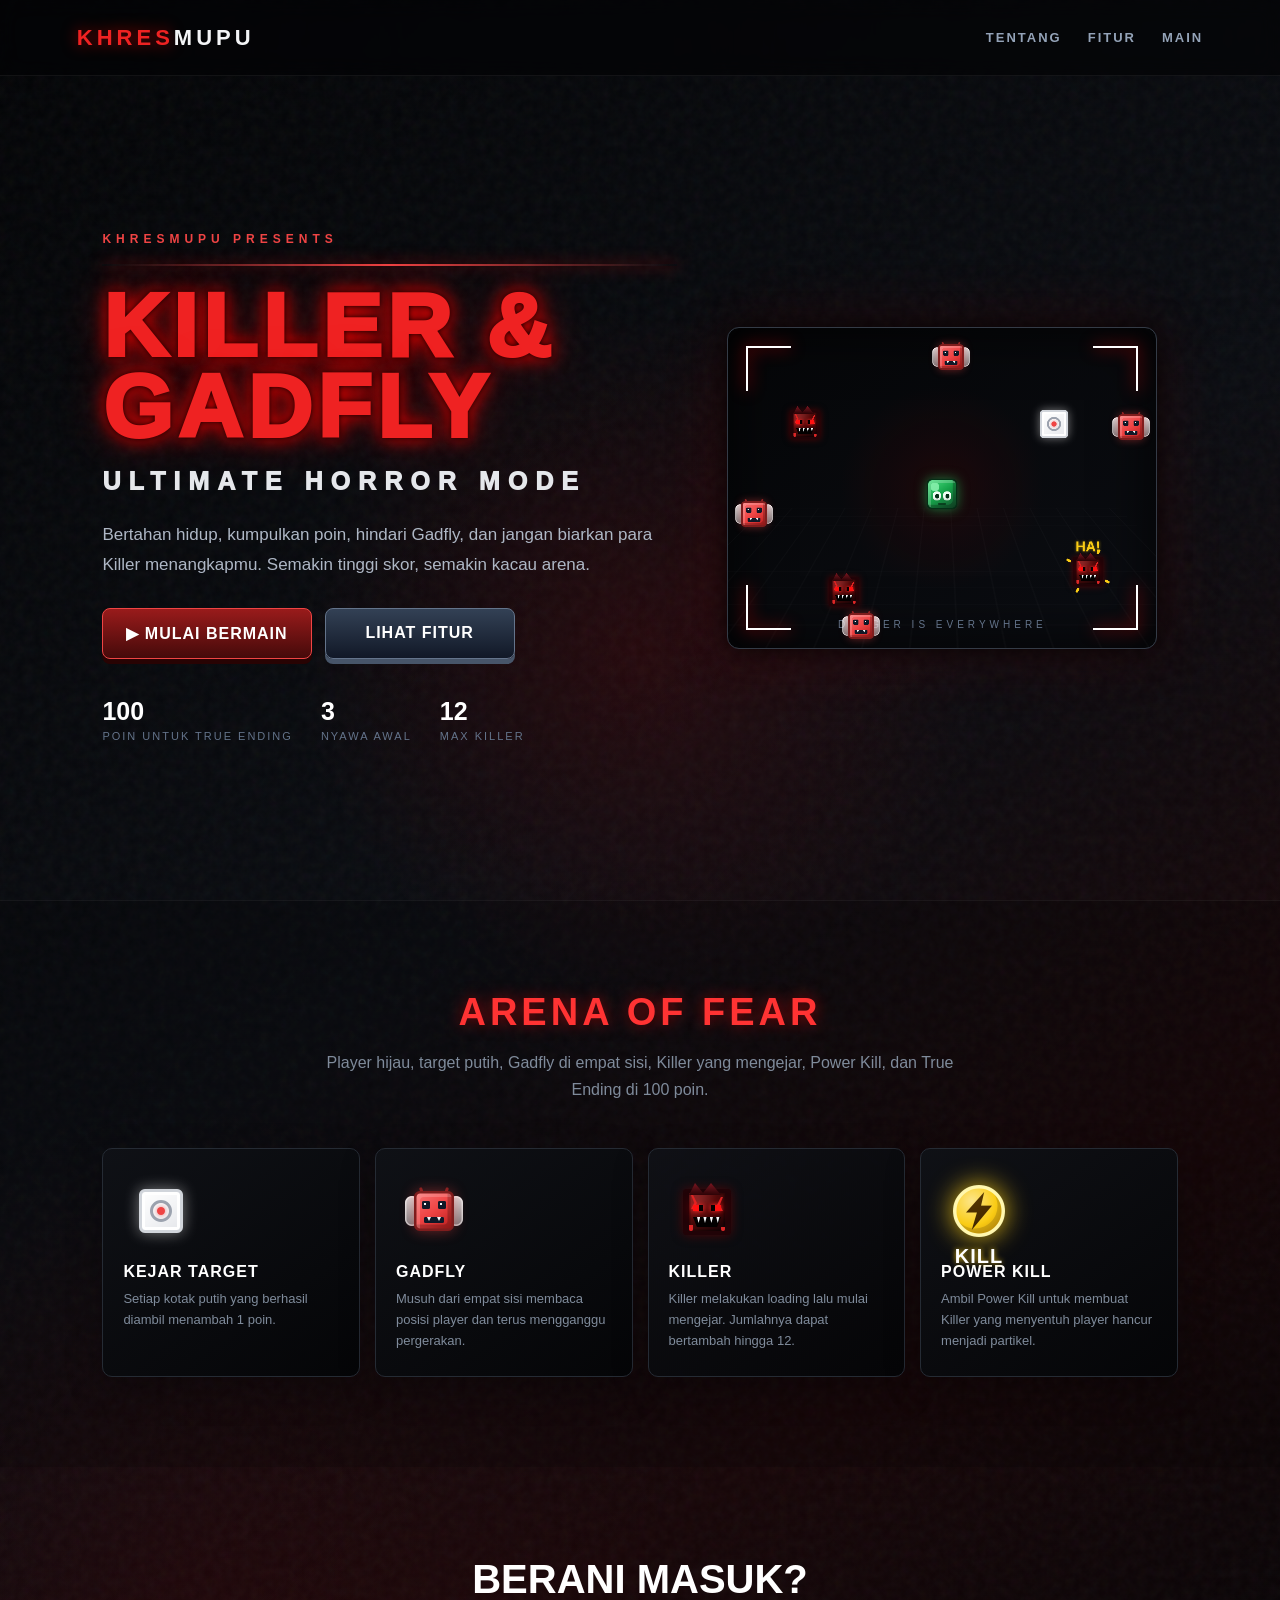
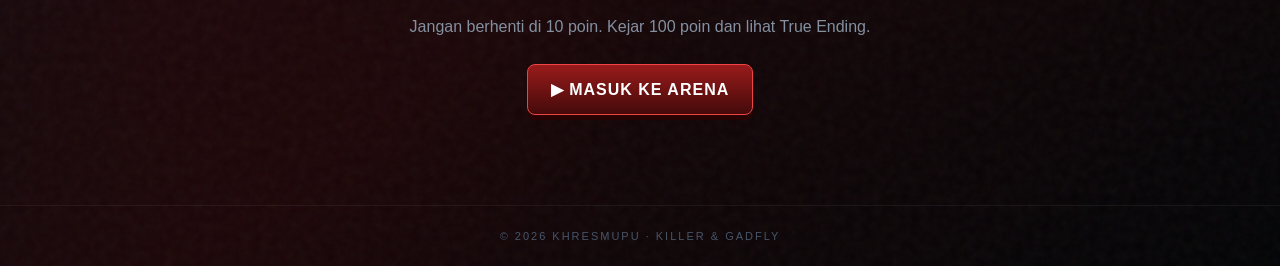
<file: index.html>
<!DOCTYPE html>
<html lang="id">
<head>
    <meta charset="UTF-8">
    <meta name="viewport" content="width=device-width,initial-scale=1.0">
    <title>Khresmupu — Killer & Gadfly</title>
    <meta name="description" content="Khresmupu presents Killer & Gadfly — Ultimate Horror Mode.">
    <link rel="stylesheet" href="assets/css/pages/landing.css">
</head>
<body>
<div class="page">
    <div class="noise"></div>
    <header>
        <div class="brand"><span>KHRES</span>MUPU</div>
        <nav class="nav">
            <a href="#about">TENTANG</a>
            <a href="#features">FITUR</a>
            <a href="#play">MAIN</a>
        </nav>
    </header>

    <main>
        <section class="hero" id="about">
            <div>
                <div class="kicker">KHRESMUPU PRESENTS</div>
                <div class="line"></div>
                <h1>KILLER &amp;<br>GADFLY<small>ULTIMATE HORROR MODE</small></h1>
                <p class="desc">Bertahan hidup, kumpulkan poin, hindari Gadfly, dan jangan biarkan para Killer menangkapmu. Semakin tinggi skor, semakin kacau arena.</p>
                <div class="actions" id="play">
                    <a class="btn red" href="app/pages/menu.html" data-fullscreen="enter">▶ MULAI BERMAIN</a>
                    <a class="btn dark" href="#features">LIHAT FITUR</a>
                </div>
                <div class="stats">
                    <div class="stat"><strong>100</strong><span>POIN UNTUK TRUE ENDING</span></div>
                    <div class="stat"><strong>3</strong><span>NYAWA AWAL</span></div>
                    <div class="stat"><strong>12</strong><span>MAX KILLER</span></div>
                </div>
            </div>

            <div class="visual" aria-label="Preview arena Killer & Gadfly">
                <div class="arena" data-kg-fit data-kg-boost="2.4">
                    <div class="grid"></div>
                    <div class="corner c1"></div><div class="corner c2"></div><div class="corner c3"></div><div class="corner c4"></div>
                    <div class="spot s-target" data-kg="target"></div>
                    <div class="spot s-gtop" data-kg="gadfly"></div>
                    <div class="spot s-gbottom" data-kg="gadfly"></div>
                    <div class="spot s-gleft" data-kg="gadfly"></div>
                    <div class="spot s-gright" data-kg="gadfly"></div>
                    <div class="spot s-k1" data-kg="killer"></div>
                    <div class="spot s-k2" data-kg="killer" data-mood="celebrate"></div>
                    <div class="spot s-k3" data-kg="killer"></div>
                    <div class="spot s-m1" data-kg="meteor"></div>
                    <div class="spot s-m2" data-kg="meteor"></div>
                    <div class="spot s-m3" data-kg="meteor"></div>
                    <div class="spot s-player" data-kg="player"></div>
                    <div class="arenaLabel">DANGER IS EVERYWHERE</div>
                </div>
            </div>
        </section>

        <section class="section" id="features">
            <h2>ARENA OF FEAR</h2>
            <p class="sectionLead">Player hijau, target putih, Gadfly di empat sisi, Killer yang mengejar, Power Kill, dan True Ending di 100 poin.</p>
            <div class="cards">
                <div class="card"><div class="kg-preview" data-kg="target"></div><h3>KEJAR TARGET</h3><p>Setiap kotak putih yang berhasil diambil menambah 1 poin.</p></div>
                <div class="card"><div class="kg-preview" data-kg="gadfly"></div><h3>GADFLY</h3><p>Musuh dari empat sisi membaca posisi player dan terus mengganggu pergerakan.</p></div>
                <div class="card"><div class="kg-preview" data-kg="killer"></div><h3>KILLER</h3><p>Killer melakukan loading lalu mulai mengejar. Jumlahnya dapat bertambah hingga 12.</p></div>
                <div class="card"><div class="kg-preview" data-kg="power"></div><h3>POWER KILL</h3><p>Ambil Power Kill untuk membuat Killer yang menyentuh player hancur menjadi partikel.</p></div>
            </div>
        </section>

        <section class="cta">
            <h2>BERANI MASUK?</h2>
            <p>Jangan berhenti di 10 poin. Kejar 100 poin dan lihat True Ending.</p>
            <a class="btn red" href="app/pages/menu.html" data-fullscreen="enter">▶ MASUK KE ARENA</a>
        </section>
    </main>

    <footer>© 2026 KHRESMUPU · KILLER &amp; GADFLY</footer>
</div>

<script src="app/js/render/sprite-templates.js"></script>
<script src="assets/js/characters.js"></script>
<script src="assets/js/fullscreen.js"></script>
</body>
</html>
</file>
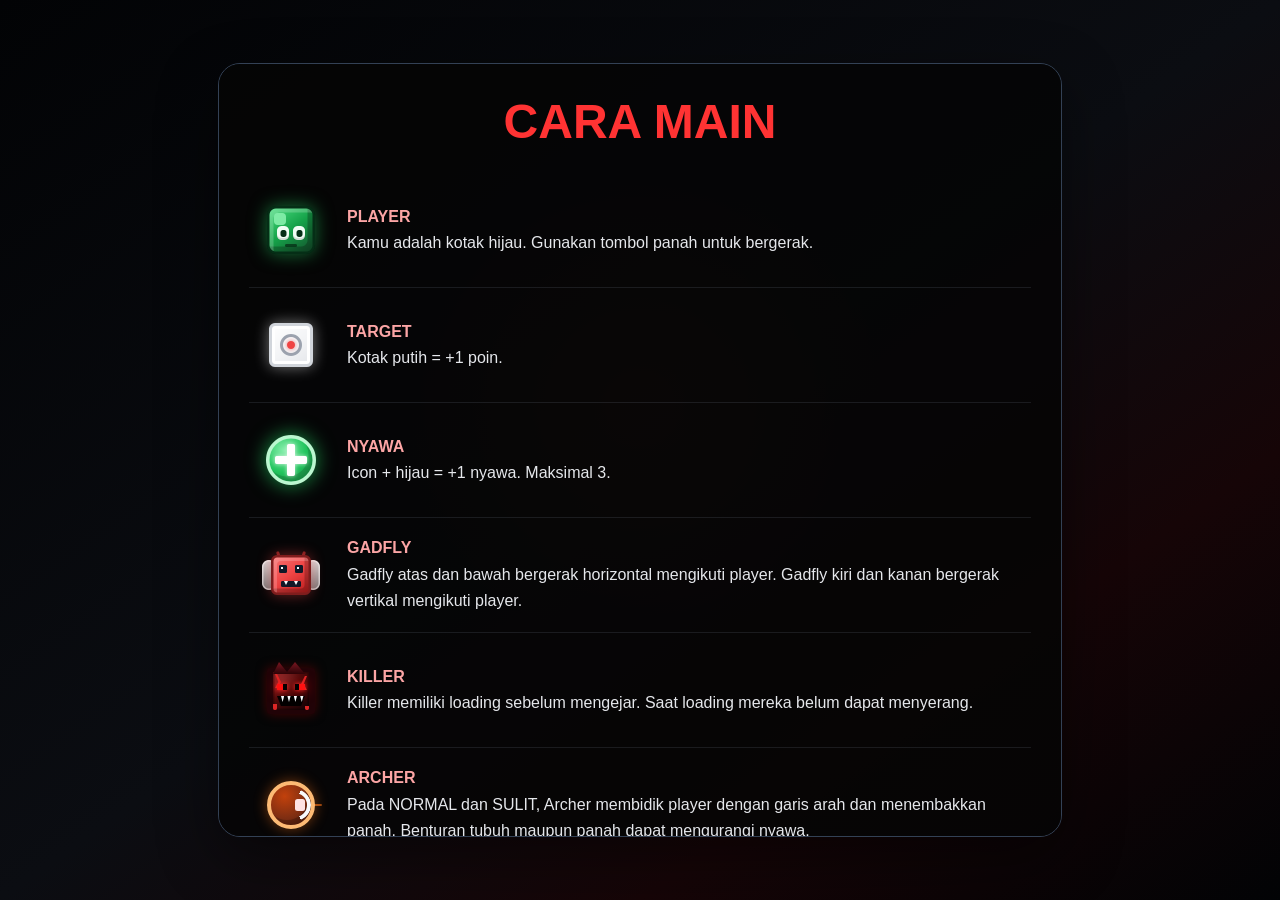
<file: app/pages/cara-main.html>
<!DOCTYPE html>
<html lang="id">
<head>
    <meta charset="UTF-8">
    <meta name="viewport" content="width=device-width,initial-scale=1.0">
    <title>Cara Main — Killer & Gadfly</title>
    <link rel="stylesheet" href="../../assets/css/pages/menu.css">
    <link rel="stylesheet" href="../../assets/css/pages/rules.css">
</head>
<body>
<main class="rules">
    <div class="panel">
        <h1>CARA MAIN</h1>

        <div class="item"><div class="kg-preview" data-kg="player"></div><div><b>PLAYER</b><br>Kamu adalah kotak hijau. Gunakan tombol panah untuk bergerak.</div></div>
        <div class="item"><div class="kg-preview" data-kg="target"></div><div><b>TARGET</b><br>Kotak putih = +1 poin.</div></div>
        <div class="item"><div class="kg-preview" data-kg="health"></div><div><b>NYAWA</b><br>Icon + hijau = +1 nyawa. Maksimal 3.</div></div>
        <div class="item"><div class="kg-preview" data-kg="gadfly"></div><div><b>GADFLY</b><br>Gadfly atas dan bawah bergerak horizontal mengikuti player. Gadfly kiri dan kanan bergerak vertikal mengikuti player.</div></div>
        <div class="item"><div class="kg-preview" data-kg="killer"></div><div><b>KILLER</b><br>Killer memiliki loading sebelum mengejar. Saat loading mereka belum dapat menyerang.</div></div>
        <div class="item"><div class="kg-preview" data-kg="archer"></div><div><b>ARCHER</b><br>Pada NORMAL dan SULIT, Archer membidik player dengan garis arah dan menembakkan panah. Benturan tubuh maupun panah dapat mengurangi nyawa.</div></div>
        <div class="item"><div class="kg-preview" data-kg="power"></div><div><b>POWER KILL</b><br>Killer biasa dapat dibunuh ketika menyentuh player saat Power Kill aktif. Archer juga dapat dihancurkan. Mereka akan menghindar selama kekuatan aktif.</div></div>
        <div class="item"><div class="kg-preview" data-kg="timestop"></div><div><b>TIME STOP</b><br>Ambil power khusus untuk menghentikan waktu selama 5 detik. Player tetap gesit, musuh dan panah melambat. Archer bisa dibunuh saat Time Stop.</div></div>
        <div class="item is-hard"><div class="kg-preview" data-kg="vindex"></div><div><b>LORD VINDEX</b><br>Hanya muncul pada SULIT. Ia tidak dapat dibunuh dengan Power Kill maupun Time Stop. Saat Time Stop, insting menghindarnya menjadi jauh lebih cepat, tetapi serangannya tetap melambat.</div></div>
        <div class="item"><div class="kg-preview" data-kg="meteor"></div><div><b>METEOR</b><br>Mulai sistem hujan meteor pada milestone tertentu. Pada SULIT, mulai poin 25 hujan meteor menjadi tidak berhenti sampai player mati.</div></div>
        <div class="item is-hard"><div class="emoji">💀</div><div><b>SULIT</b><br>Awal permainan menampilkan Lord Vindex, 2 Killer, dan 2 Archer. Mereka menunggu sampai poin 5 sebelum bergerak. Pada poin 25 dimulai fase meteor tanpa akhir. Jika player tumbang, Lord Vindex menghidupkannya kembali.</div></div>
        <div class="item"><div class="emoji">🏆</div><div><b>TRUE ENDING</b><br>Capai 100 poin. Pada SULIT, Lord Vindex, Archer, dan Killer ikut jatuh dalam ending terakhir.</div></div>
        <div class="item"><div class="emoji">⏸</div><div><b>PAUSE</b><br>Tekan P atau tombol PAUSE.</div></div>

        <a class="btn info" href="menu.html">KEMBALI KE MENU</a>
    </div>
</main>
<script src="../js/render/sprite-templates.js"></script>
<script src="../../assets/js/characters.js"></script>
</body>
</html>
</file>
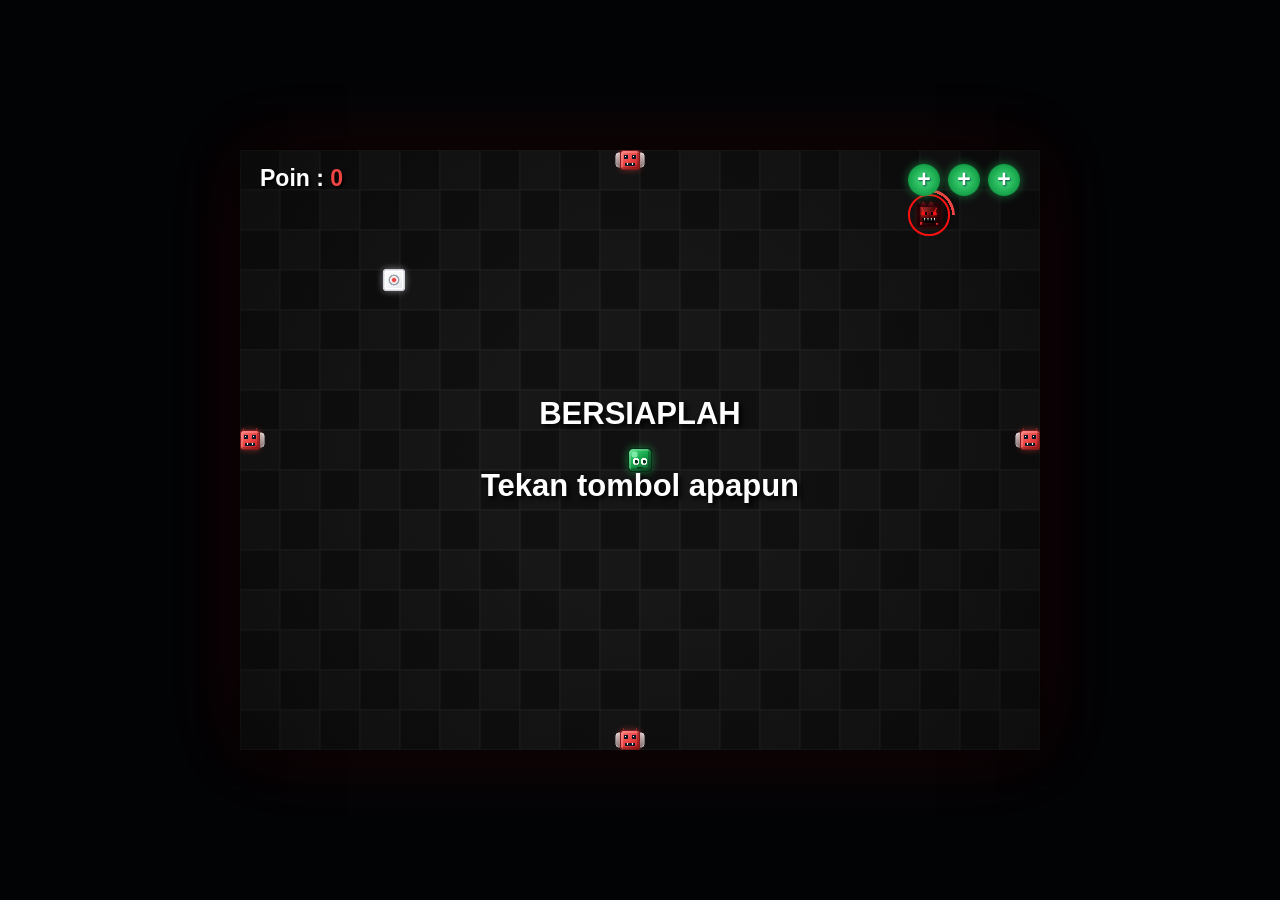
<file: app/pages/mudah.html>
<!DOCTYPE html>
<html lang="id">
<head>
    <meta charset="UTF-8">
    <meta name="viewport" content="width=device-width,initial-scale=1.0,viewport-fit=cover">
    <title>Mudah — Killer &amp; Gadfly</title>
    <link rel="stylesheet" href="../../assets/css/game.css">
</head>

<body class="game-page" data-level="easy">
    <div id="mobileLandscapeOverlay" aria-hidden="false">
        <div class="ml-box">
            <div class="ml-icon">📱↻</div>
            <h2>Putar HP ke Landscape</h2>
            <p>Game akan dimainkan dalam posisi <b>landscape</b>. Tekan layar bila browser meminta izin layar penuh.</p>
        </div>
    </div>

    <div id="gameWrapper">
        <!-- panggung 800x600: latar (kanvas) -> karakter (CSS) -> efek (kanvas) -->
        <div id="arena">
            <canvas id="gameCanvas" width="800" height="600"></canvas>
            <div id="spriteLayer" class="kg-layer"></div>
            <canvas id="fxCanvas" width="800" height="600"></canvas>
        </div>

        <div id="gameScreen" class="screen">
            <div id="hud">
                <div id="scoreText">Poin : <span id="scoreNumber">0</span></div>
                <div id="powerStatus" class="powerStatus hidden"><span class="powerIcon">⚡</span><span id="powerText">KILL</span></div>
                <div id="lives">
                    <div class="life"></div>
                    <div class="life"></div>
                    <div class="life"></div>
                </div>
            </div>
            <div id="pauseText">⏸ PAUSED<br><small>Tekan P atau PAUSE untuk lanjut</small></div>
            <button id="pauseButton" class="darkButton" onclick="togglePause()">⏸ PAUSE</button>
            <div id="readyOverlay">BERSIAPLAH<br><br>Tekan tombol apapun</div>
            <div id="spawnWarning">
                <div class="spawnTitle">⚠ KILLER TERDETEKSI ⚠</div>
                <div class="spawnSub">SESUTU SEDANG MUNCUL...</div>
            </div>
            <div id="mobileControls" aria-label="Kontrol mobile">
                <div class="controlGroup leftControls">
                    <button class="controlButton" data-key="ArrowLeft">◀</button>
                    <button class="controlButton" data-key="ArrowRight">▶</button>
                </div>
                <div class="controlGroup rightControls">
                    <button class="controlButton" data-key="ArrowUp">▲</button>
                    <button class="controlButton" data-key="ArrowDown">▼</button>
                </div>
            </div>
        </div>

        <div id="endScreen" class="screen hidden">
            <div class="endTitle">GAME OVER</div>
            <div class="endScore" id="finalScore">Poin : 0</div>
            <div id="hardDeathMessage"></div>
            <div class="endButtons">
                <button onclick="restartGame()">MAIN LAGI</button>
                <button class="darkButton" onclick="showMenu()">MENU</button>
            </div>
        </div>

        <div id="trueEndingScreen" class="screen hidden">
            <div class="trueCongrats">🎉 SELAMAT 🎉</div>
            <div class="trueText">KAMU MENAKLUKKAN<br>KILLER &amp; GADFLY</div>
            <div class="trueEnding">TRUE ENDING</div>
            <button onclick="showMenu()">KEMBALI KE MENU</button>
        </div>
    </div>

    <script src="../js/boot.js"></script>
</body>

</html>
</file>
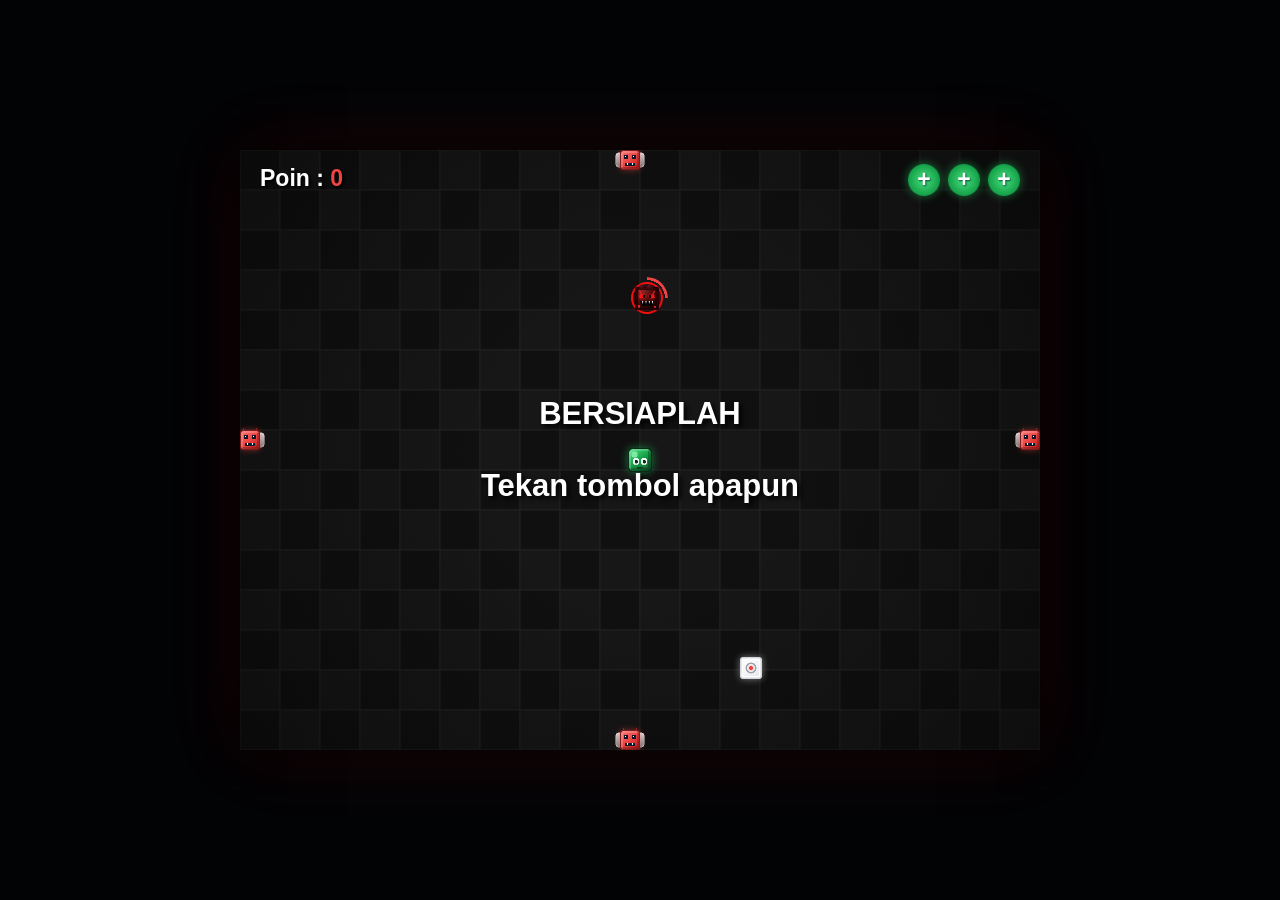
<file: app/pages/normal.html>
<!DOCTYPE html>
<html lang="id">
<head>
    <meta charset="UTF-8">
    <meta name="viewport" content="width=device-width,initial-scale=1.0,viewport-fit=cover">
    <title>Normal — Killer &amp; Gadfly</title>
    <link rel="stylesheet" href="../../assets/css/game.css">
</head>

<body class="game-page" data-level="normal">
    <div id="mobileLandscapeOverlay" aria-hidden="false">
        <div class="ml-box">
            <div class="ml-icon">📱↻</div>
            <h2>Putar HP ke Landscape</h2>
            <p>Game akan dimainkan dalam posisi <b>landscape</b>. Tekan layar bila browser meminta izin layar penuh.</p>
        </div>
    </div>

    <div id="gameWrapper">
        <!-- panggung 800x600: latar (kanvas) -> karakter (CSS) -> efek (kanvas) -->
        <div id="arena">
            <canvas id="gameCanvas" width="800" height="600"></canvas>
            <div id="spriteLayer" class="kg-layer"></div>
            <canvas id="fxCanvas" width="800" height="600"></canvas>
        </div>

        <div id="gameScreen" class="screen">
            <div id="hud">
                <div id="scoreText">Poin : <span id="scoreNumber">0</span></div>
                <div id="powerStatus" class="powerStatus hidden"><span class="powerIcon">⚡</span><span id="powerText">KILL</span></div>
                <div id="lives">
                    <div class="life"></div>
                    <div class="life"></div>
                    <div class="life"></div>
                </div>
            </div>
            <div id="pauseText">⏸ PAUSED<br><small>Tekan P atau PAUSE untuk lanjut</small></div>
            <button id="pauseButton" class="darkButton" onclick="togglePause()">⏸ PAUSE</button>
            <div id="readyOverlay">BERSIAPLAH<br><br>Tekan tombol apapun</div>
            <div id="spawnWarning">
                <div class="spawnTitle">⚠ KILLER TERDETEKSI ⚠</div>
                <div class="spawnSub">SESUTU SEDANG MUNCUL...</div>
            </div>
            <div id="mobileControls" aria-label="Kontrol mobile">
                <div class="controlGroup leftControls">
                    <button class="controlButton" data-key="ArrowLeft">◀</button>
                    <button class="controlButton" data-key="ArrowRight">▶</button>
                </div>
                <div class="controlGroup rightControls">
                    <button class="controlButton" data-key="ArrowUp">▲</button>
                    <button class="controlButton" data-key="ArrowDown">▼</button>
                </div>
            </div>
        </div>

        <div id="endScreen" class="screen hidden">
            <div class="endTitle">GAME OVER</div>
            <div class="endScore" id="finalScore">Poin : 0</div>
            <div id="hardDeathMessage"></div>
            <div class="endButtons">
                <button onclick="restartGame()">MAIN LAGI</button>
                <button class="darkButton" onclick="showMenu()">MENU</button>
            </div>
        </div>

        <div id="trueEndingScreen" class="screen hidden">
            <div class="trueCongrats">🎉 SELAMAT 🎉</div>
            <div class="trueText">KAMU MENAKLUKKAN<br>KILLER &amp; GADFLY</div>
            <div class="trueEnding">TRUE ENDING</div>
            <button onclick="showMenu()">KEMBALI KE MENU</button>
        </div>
    </div>

    <script src="../js/boot.js"></script>
</body>

</html>
</file>
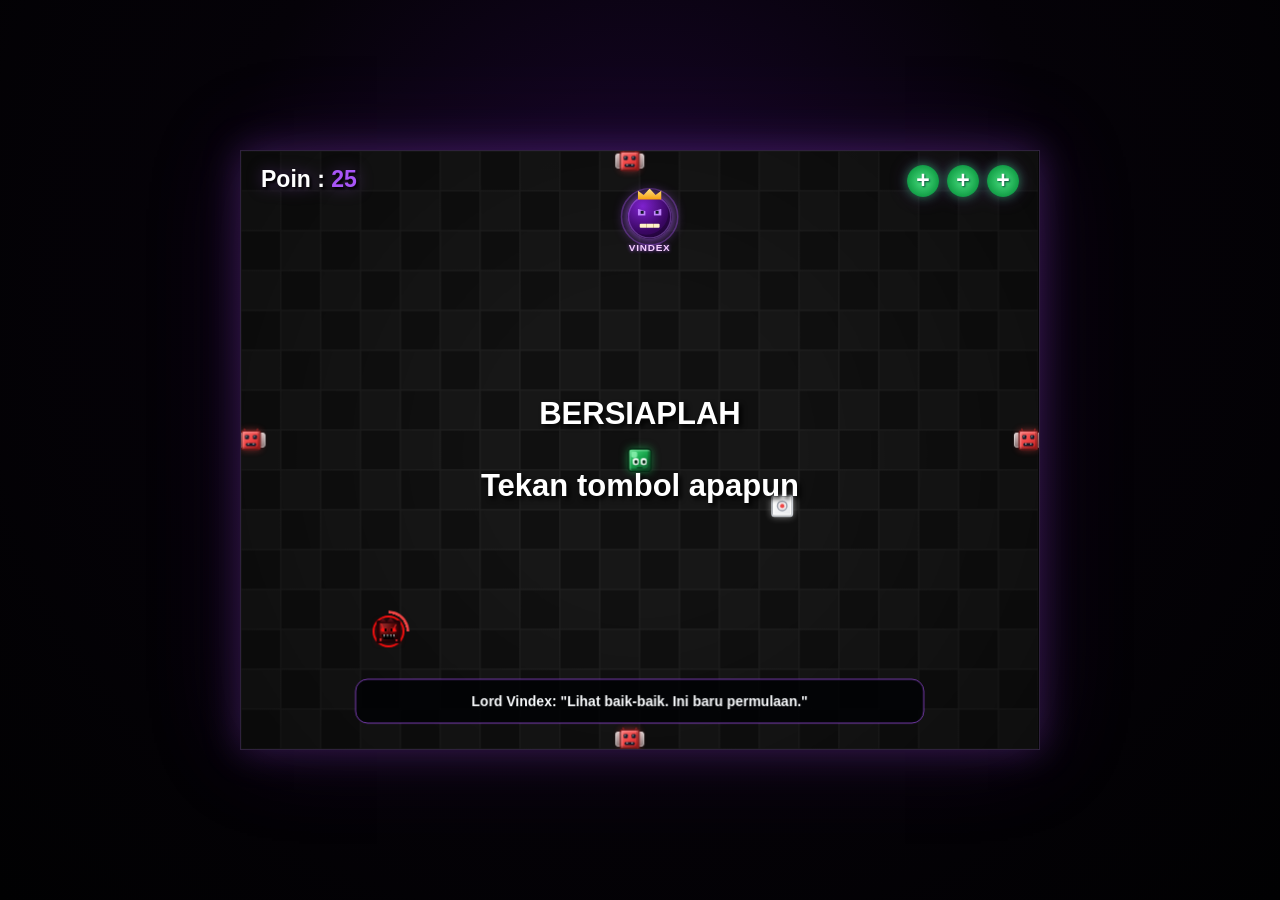
<file: app/pages/sulit-lanjutan.html>
<!DOCTYPE html>
<html lang="id">
<head>
    <meta charset="UTF-8">
    <meta name="viewport" content="width=device-width,initial-scale=1.0,viewport-fit=cover">
    <title>Sulit Lanjutan — Lord Vindex | 26–100</title>
    <link rel="stylesheet" href="../../assets/css/game.css">
    <link rel="stylesheet" href="../../assets/css/themes/hard.css">
</head>

<body class="game-page" data-level="hard" data-phase="continuation">
    <div id="mobileLandscapeOverlay" aria-hidden="false">
        <div class="ml-box">
            <div class="ml-icon">📱↻</div>
            <h2>Putar HP ke Landscape</h2>
            <p>Game akan dimainkan dalam posisi <b>landscape</b>. Tekan layar bila browser meminta izin layar penuh.</p>
        </div>
    </div>

    <div id="gameWrapper">
        <!-- panggung 800x600: latar (kanvas) -> karakter (CSS) -> efek (kanvas) -->
        <div id="arena">
            <canvas id="gameCanvas" width="800" height="600"></canvas>
            <div id="spriteLayer" class="kg-layer"></div>
            <canvas id="fxCanvas" width="800" height="600"></canvas>
        </div>

        <div id="gameScreen" class="screen">
            <div id="hud">
                <div id="scoreText">Poin : <span id="scoreNumber">0</span></div>
                <div id="powerStatus" class="powerStatus hidden"><span class="powerIcon">⚡</span><span id="powerText">KILL</span></div>
                <div id="lives">
                    <div class="life"></div>
                    <div class="life"></div>
                    <div class="life"></div>
                </div>
            </div>
            <div id="pauseText">⏸ PAUSED<br><small>Tekan P atau PAUSE untuk lanjut</small></div>
            <button id="pauseButton" class="darkButton" onclick="togglePause()">⏸ PAUSE</button>
            <div id="readyOverlay">BERSIAPLAH<br><br>Tekan tombol apapun</div>
            <div id="spawnWarning">
                <div class="spawnTitle">⚠ KILLER TERDETEKSI ⚠</div>
                <div class="spawnSub">SESUTU SEDANG MUNCUL...</div>
            </div>
            <div id="mobileControls" aria-label="Kontrol mobile">
                <div class="controlGroup leftControls">
                    <button class="controlButton" data-key="ArrowLeft">◀</button>
                    <button class="controlButton" data-key="ArrowRight">▶</button>
                </div>
                <div class="controlGroup rightControls">
                    <button class="controlButton" data-key="ArrowUp">▲</button>
                    <button class="controlButton" data-key="ArrowDown">▼</button>
                </div>
            </div>
        </div>

        <div id="endScreen" class="screen hidden">
            <div class="endTitle">GAME OVER</div>
            <div class="endScore" id="finalScore">Poin : 0</div>
            <div id="hardDeathMessage"></div>
            <div class="endButtons">
                <button onclick="restartGame()">MAIN LAGI</button>
                <button class="darkButton" onclick="showMenu()">MENU</button>
            </div>
        </div>

        <div id="trueEndingScreen" class="screen hidden">
            <div class="trueCongrats">🎉 SELAMAT 🎉</div>
            <div class="trueText">KAMU MENAKLUKKAN<br>KILLER &amp; GADFLY</div>
            <div class="trueEnding">TRUE ENDING</div>
            <button onclick="showMenu()">KEMBALI KE MENU</button>
        </div>
    </div>

    <script src="../js/boot.js"></script>
</body>

</html>
</file>
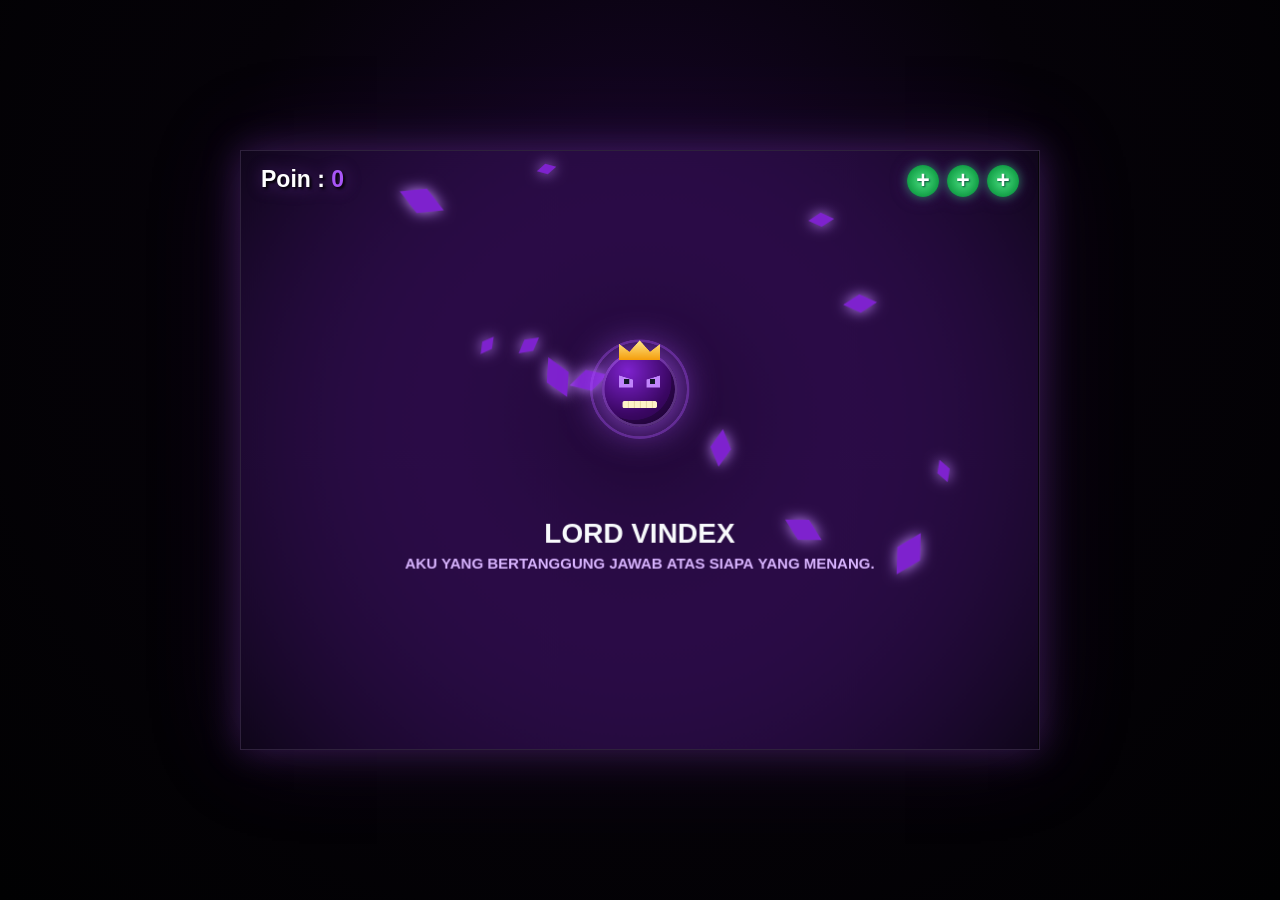
<file: app/pages/sulit.html>
<!DOCTYPE html>
<html lang="id">
<head>
    <meta charset="UTF-8">
    <meta name="viewport" content="width=device-width,initial-scale=1.0,viewport-fit=cover">
    <title>Sulit — Lord Vindex | 0–25</title>
    <link rel="stylesheet" href="../../assets/css/game.css">
    <link rel="stylesheet" href="../../assets/css/themes/hard.css">
</head>

<body class="game-page" data-level="hard">
    <div id="mobileLandscapeOverlay" aria-hidden="false">
        <div class="ml-box">
            <div class="ml-icon">📱↻</div>
            <h2>Putar HP ke Landscape</h2>
            <p>Game akan dimainkan dalam posisi <b>landscape</b>. Tekan layar bila browser meminta izin layar penuh.</p>
        </div>
    </div>

    <div id="gameWrapper">
        <!-- panggung 800x600: latar (kanvas) -> karakter (CSS) -> efek (kanvas) -->
        <div id="arena">
            <canvas id="gameCanvas" width="800" height="600"></canvas>
            <div id="spriteLayer" class="kg-layer"></div>
            <canvas id="fxCanvas" width="800" height="600"></canvas>
        </div>

        <div id="gameScreen" class="screen">
            <div id="hud">
                <div id="scoreText">Poin : <span id="scoreNumber">0</span></div>
                <div id="powerStatus" class="powerStatus hidden"><span class="powerIcon">⚡</span><span id="powerText">KILL</span></div>
                <div id="lives">
                    <div class="life"></div>
                    <div class="life"></div>
                    <div class="life"></div>
                </div>
            </div>
            <div id="pauseText">⏸ PAUSED<br><small>Tekan P atau PAUSE untuk lanjut</small></div>
            <button id="pauseButton" class="darkButton" onclick="togglePause()">⏸ PAUSE</button>
            <div id="readyOverlay">BERSIAPLAH<br><br>Tekan tombol apapun</div>
            <div id="spawnWarning">
                <div class="spawnTitle">⚠ KILLER TERDETEKSI ⚠</div>
                <div class="spawnSub">SESUTU SEDANG MUNCUL...</div>
            </div>
            <div id="mobileControls" aria-label="Kontrol mobile">
                <div class="controlGroup leftControls">
                    <button class="controlButton" data-key="ArrowLeft">◀</button>
                    <button class="controlButton" data-key="ArrowRight">▶</button>
                </div>
                <div class="controlGroup rightControls">
                    <button class="controlButton" data-key="ArrowUp">▲</button>
                    <button class="controlButton" data-key="ArrowDown">▼</button>
                </div>
            </div>
        </div>

        <div id="endScreen" class="screen hidden">
            <div class="endTitle">GAME OVER</div>
            <div class="endScore" id="finalScore">Poin : 0</div>
            <div id="hardDeathMessage"></div>
            <div class="endButtons">
                <button onclick="restartGame()">MAIN LAGI</button>
                <button class="darkButton" onclick="showMenu()">MENU</button>
            </div>
        </div>

        <div id="trueEndingScreen" class="screen hidden">
            <div class="trueCongrats">🎉 SELAMAT 🎉</div>
            <div class="trueText">KAMU MENAKLUKKAN<br>KILLER &amp; GADFLY</div>
            <div class="trueEnding">TRUE ENDING</div>
            <button onclick="showMenu()">KEMBALI KE MENU</button>
        </div>
    </div>

    <script src="../js/boot.js"></script>
</body>

</html>
</file>
<file: assets/css/pages/landing.css>
/* Landing page (index.html) */
@import url("../characters.css");

* { box-sizing: border-box; }
html, body { margin: 0; min-height: 100%; font-family: Arial, Helvetica, sans-serif; background: #020305; color: #fff; }
body { overflow-x: hidden; }
a { text-decoration: none; color: inherit; }

.page {
    min-height: 100vh; position: relative; overflow: hidden;
    background:
        radial-gradient(circle at 50% 35%, rgba(150, 0, 0, .20), transparent 25%),
        radial-gradient(circle at 15% 85%, rgba(120, 0, 0, .12), transparent 25%),
        linear-gradient(145deg, #020305 0%, #090b10 45%, #160507 72%, #020305 100%);
}
.noise {
    position: absolute; inset: 0; pointer-events: none; opacity: .07;
    background-image: url("data:image/svg+xml,%3Csvg viewBox='0 0 160 160' xmlns='http://www.w3.org/2000/svg'%3E%3Cfilter id='n'%3E%3CfeTurbulence type='fractalNoise' baseFrequency='.85' numOctaves='3' stitchTiles='stitch'/%3E%3C/filter%3E%3Crect width='100%25' height='100%25' filter='url(%23n)' opacity='.7'/%3E%3C/svg%3E");
}

/* header */
header {
    height: 76px; display: flex; align-items: center; justify-content: space-between;
    padding: 0 6%; position: relative; z-index: 3;
    border-bottom: 1px solid rgba(255, 255, 255, .06);
    background: rgba(2, 3, 5, .58); backdrop-filter: blur(10px);
}
.brand { font-size: 22px; font-weight: 900; letter-spacing: 4px; color: #f3f4f6; }
.brand span { color: #ef2222; text-shadow: 0 0 15px rgba(255, 0, 0, .65); }
.nav { display: flex; gap: 26px; color: #94a3b8; font-size: 13px; font-weight: 700; letter-spacing: 2px; }
.nav a:hover { color: #fff; }

/* hero */
.hero {
    min-height: calc(100vh - 76px); display: grid; grid-template-columns: 1.1fr .9fr;
    align-items: center; gap: 30px; padding: 70px 8%; position: relative; z-index: 2;
}
.kicker { color: #ef4444; font-size: 12px; font-weight: 900; letter-spacing: 5px; margin-bottom: 18px; }
h1 {
    font-size: clamp(50px, 7vw, 96px); line-height: .9; margin: 0; color: #ef2222;
    font-weight: 1000; letter-spacing: 5px;
    text-shadow: 0 0 6px #000, 0 0 18px #f00, 0 0 45px rgba(255, 0, 0, .38);
}
h1 small { display: block; color: #e5e7eb; font-size: .28em; letter-spacing: 8px; margin-top: 22px; text-shadow: none; }
.desc { max-width: 620px; color: #aeb7c5; font-size: 17px; line-height: 1.75; margin: 28px 0; }
.actions { display: flex; flex-wrap: wrap; gap: 13px; }
.btn {
    display: inline-flex; align-items: center; justify-content: center; min-width: 190px;
    padding: 15px 23px; border-radius: 8px; border: 1px solid #64748b;
    background: linear-gradient(180deg, #f8fafc, #cbd5e1); color: #111827;
    font-weight: 900; letter-spacing: 1px; box-shadow: 0 5px 0 #475569; transition: .15s;
}
.btn:hover { transform: translateY(-3px); filter: brightness(1.08); }
.btn:active { transform: translateY(2px); box-shadow: 0 2px 0 #475569; }
.btn.red { color: #fff; background: linear-gradient(180deg, #991b1b, #450a0a); border-color: #ef4444; box-shadow: 0 5px 0 #280303; }
.btn.dark { color: #fff; background: linear-gradient(180deg, #334155, #111827); }
.stats { display: flex; gap: 28px; margin-top: 38px; }
.stat strong { display: block; color: #fff; font-size: 25px; }
.stat span { color: #64748b; font-size: 11px; letter-spacing: 2px; }
.line { width: 100%; height: 2px; margin: 0 auto 20px; background: linear-gradient(90deg, transparent, #ef4444, transparent); box-shadow: 0 0 15px rgba(255, 0, 0, .7); }

/* pratinjau arena (karakter CSS yang sama dengan gameplay) */
.visual { position: relative; min-height: 470px; display: flex; align-items: center; justify-content: center; }
.arena {
    width: min(430px, 90vw); aspect-ratio: 4 / 3; position: relative;
    border: 1px solid #343b46; border-radius: 12px;
    background:
        radial-gradient(circle at 50% 50%, rgba(120, 0, 0, .18), transparent 38%),
        linear-gradient(145deg, #050608, #0b0d12);
    box-shadow: 0 0 30px rgba(0, 0, 0, .9), 0 0 70px rgba(255, 0, 0, .12), inset 0 0 60px rgba(0, 0, 0, .8);
    overflow: hidden;
}
.grid {
    position: absolute; inset: 0;
    background-image: linear-gradient(rgba(255, 255, 255, .035) 1px, transparent 1px), linear-gradient(90deg, rgba(255, 255, 255, .035) 1px, transparent 1px);
    background-size: 32px 32px;
    transform: perspective(500px) rotateX(58deg) scale(1.5); transform-origin: center bottom; opacity: .55;
}
.corner { position: absolute; width: 45px; height: 45px; border-color: #ef2222; filter: drop-shadow(0 0 8px red); }
.c1 { left: 18px; top: 18px; border-left: 2px solid; border-top: 2px solid; }
.c2 { right: 18px; top: 18px; border-right: 2px solid; border-top: 2px solid; }
.c3 { left: 18px; bottom: 18px; border-left: 2px solid; border-bottom: 2px solid; }
.c4 { right: 18px; bottom: 18px; border-right: 2px solid; border-bottom: 2px solid; }

/* titik jangkar karakter: left/top = pusat karakter */
.spot { position: absolute; width: 0; height: 0; }
.s-player { left: 50%; top: 52%; animation: spot-player 2.2s ease-in-out infinite; }
.s-target { left: 76%; top: 30%; }
.s-k1 { left: 18%; top: 30%; animation: spot-kill 2.7s ease-in-out infinite; }
.s-k2 { left: 84%; top: 76%; animation: spot-kill 2.7s ease-in-out .7s infinite; }
.s-k3 { left: 27%; top: 82%; animation: spot-kill 2.7s ease-in-out 1.3s infinite; }
.s-gtop { left: 52%; top: 9%; }
.s-gbottom { left: 31%; top: 93%; }
.s-gleft { left: 6%; top: 58%; }
.s-gright { left: 94%; top: 31%; }
.s-m1 { left: 34%; top: -8%; animation: spot-meteor 2.1s linear infinite; }
.s-m2 { left: 66%; top: -8%; animation: spot-meteor 2.1s linear .8s infinite; }
.s-m3 { left: 84%; top: -8%; animation: spot-meteor 2.1s linear 1.5s infinite; }
.arenaLabel { position: absolute; left: 50%; bottom: 18px; transform: translateX(-50%); font-size: 10px; letter-spacing: 4px; color: #64748b; white-space: nowrap; }

/* bagian fitur */
.section { position: relative; z-index: 2; padding: 90px 8%; border-top: 1px solid rgba(255, 255, 255, .05); background: rgba(0, 0, 0, .18); }
.section h2 { text-align: center; color: #ff3333; font-size: 38px; letter-spacing: 4px; margin: 0 0 15px; text-shadow: 0 0 15px rgba(255, 0, 0, .5); }
.sectionLead { text-align: center; color: #7f8b9b; max-width: 650px; margin: 0 auto 45px; line-height: 1.7; }
.cards { max-width: 1100px; margin: auto; display: grid; grid-template-columns: repeat(4, 1fr); gap: 15px; }
.card {
    padding: 24px 20px; border: 1px solid #252b34; border-radius: 10px;
    background: linear-gradient(145deg, rgba(15, 17, 22, .96), rgba(4, 5, 7, .96));
    box-shadow: 0 12px 35px rgba(0, 0, 0, .28);
}
.card .kg-preview { --box: 76; --kg-s: .5; margin: 0 0 6px; justify-content: start; }
.card h3 { font-size: 16px; letter-spacing: 1px; margin: 14px 0 8px; }
.card p { font-size: 13px; color: #7f8b9b; line-height: 1.6; margin: 0; }
.cta { padding: 90px 20px; text-align: center; position: relative; z-index: 2; }
.cta h2 { font-size: 40px; margin: 0 0 12px; }
.cta p { color: #8490a0; margin-bottom: 28px; }
footer { position: relative; z-index: 2; padding: 24px 8%; border-top: 1px solid rgba(255, 255, 255, .06); color: #475569; text-align: center; font-size: 11px; letter-spacing: 2px; }

@keyframes spot-player { 0%, 100% { transform: translate(0, 0); } 50% { transform: translate(35px, -18px); } }
@keyframes spot-kill { 0%, 100% { transform: translate(0, 0); } 50% { transform: translate(38px, 30px); } }
@keyframes spot-meteor { 0% { transform: translateY(0); opacity: 0; } 12% { opacity: 1; } 100% { transform: translateY(380px); opacity: 0; } }

@media (max-width: 850px) {
    header { padding: 0 5%; }
    .nav { display: none; }
    .hero { grid-template-columns: 1fr; padding: 55px 6% 70px; text-align: center; }
    .desc { margin-left: auto; margin-right: auto; }
    .actions, .stats { justify-content: center; }
    .visual { min-height: 390px; }
    .cards { grid-template-columns: repeat(2, 1fr); }
}
@media (max-width: 520px) {
    h1 { font-size: 48px; }
    .desc { font-size: 15px; }
    .btn { width: 100%; }
    .stats { gap: 18px; }
    .visual { min-height: 310px; }
    .cards { grid-template-columns: 1fr; }
    .section { padding: 70px 6%; }
}
</file>
<file: assets/css/pages/menu.css>
/* Halaman menu (pilih level) + dasar halaman cara main */
@import url("../characters.css");

* { box-sizing: border-box; }
html, body { margin: 0; min-height: 100%; font-family: Arial, Helvetica, sans-serif; background: #020305; color: #fff; }
body {
    min-height: 100vh; display: flex; align-items: center; justify-content: center; overflow: hidden;
    background:
        radial-gradient(circle at 50% 45%, rgba(127, 29, 29, .28), transparent 30%),
        linear-gradient(145deg, #020305, #0b0d12 50%, #160507, #020305);
}
.menu { width: min(920px, 92vw); padding: 48px 28px; text-align: center; }
.eyebrow { font-size: 12px; letter-spacing: 7px; color: #94a3b8; margin-bottom: 14px; }
.title { font-size: clamp(42px, 7vw, 78px); font-weight: 900; letter-spacing: 5px; color: #ef2222; text-shadow: 0 0 12px #ff0000, 0 0 35px rgba(255, 0, 0, .45); margin: 0; }
.sub { margin: 12px 0 36px; color: #cbd5e1; letter-spacing: 6px; font-size: 13px; }
.line { height: 1px; width: min(520px, 75vw); margin: 0 auto 35px; background: linear-gradient(90deg, transparent, #ef4444, transparent); }
.buttons { width: min(330px, 85vw); margin: auto; display: grid; gap: 12px; }
.hint { margin-top: 32px; color: #64748b; font-size: 12px; letter-spacing: 2px; }

a.btn {
    display: flex; align-items: center; justify-content: center; text-decoration: none;
    min-height: 54px; padding: 14px 20px; border: 1px solid #64748b; border-radius: 12px;
    color: #111827; background: linear-gradient(180deg, #f8fafc, #cbd5e1);
    box-shadow: 0 4px 0 #475569; font-weight: 900; letter-spacing: 1px; transition: .15s;
}
a.btn:hover { transform: translateY(-2px); filter: brightness(1.08); }
a.btn.hard { color: #fff; background: linear-gradient(180deg, #991b1b, #450a0a); border-color: #ef4444; box-shadow: 0 4px 0 #280303; }
a.btn.info { color: #fff; background: linear-gradient(180deg, #334155, #111827); }
a.btn.back { color: #e2e8f0; background: linear-gradient(180deg, #1e293b, #0f172a); border-color: #475569; box-shadow: 0 4px 0 #020617; }
a.btn.back:hover { background: linear-gradient(180deg, #334155, #111827); }

@media (max-width: 900px) {
    body { overflow: auto; }
    .menu { padding: 30px 18px; }
    .sub { letter-spacing: 3px; font-size: 10px; }
    .buttons { gap: 10px; }
    a.btn { min-height: 50px; }
}
</file>
<file: assets/css/pages/rules.css>
/* Halaman cara main (dipasang setelah menu.css) */
.rules { width: min(900px, 94vw); padding: 28px; }
.panel {
    max-height: 86vh; overflow: auto; padding: 30px;
    border: 1px solid #334155; border-radius: 22px;
    background: rgba(5, 5, 5, .88); box-shadow: 0 20px 60px rgba(0, 0, 0, .45);
}
.panel h1 { color: #ff3333; text-align: center; margin: 0 0 24px; font-size: clamp(30px, 5vw, 48px); }
.item {
    display: grid; grid-template-columns: 84px 1fr; align-items: center; gap: 14px;
    padding: 15px 0; border-bottom: 1px solid rgba(148, 163, 184, .14);
    line-height: 1.65; color: #e5e7eb;
}
.item:last-of-type { border-bottom: 0; }
.item b { color: #fca5a5; }
.item .kg-preview { --box: 84; --kg-s: .5; }
.item .emoji { font-size: 38px; text-align: center; }
.item.is-hard b { color: #d8b4fe; }
.panel > a.btn { margin-top: 18px; }
.panel::-webkit-scrollbar { width: 8px; }
.panel::-webkit-scrollbar-thumb { background: #7f1d1d; border-radius: 20px; }
@media (max-width: 520px) { .item { grid-template-columns: 64px 1fr; } .item .kg-preview { --box: 64; --kg-s: .32; } }
</file>
<file: assets/css/game.css>
/* Gaya halaman game (Mudah, Normal, Sulit, Sulit Lanjutan) */
@import url("game/tokens.css");
@import url("game/base.css");
@import url("game/arena.css");
@import url("game/buttons.css");
@import url("game/hud.css");
@import url("game/overlays.css");
@import url("game/screens.css");
@import url("game/controls.css");
@import url("game/landscape-overlay.css");
@import url("characters.css");
</file>
<file: assets/css/themes/hard.css>
/* ==========================================================================
   Tema SULIT (ungu) — hanya menimpa token + beberapa hiasan.
   Dipasang setelah game.css pada sulit.html & sulit-lanjutan.html
   ========================================================================== */
body[data-level="hard"] {
    --accent: #a855f7;
    --accent-text: #c084fc;
    --accent-hot: #a855f7;
    --accent-light: #d8b4fe;
    --title: #c084fc;
    --accent-glow: rgba(168, 85, 247, .7);
    --accent-glow-60: rgba(168, 85, 247, .6);
    --accent-glow-soft: rgba(168, 85, 247, .55);
    --glow-wrapper: rgba(168, 85, 247, .16);
    --vignette: rgba(88, 28, 135, .28);
    --btn-from: #581c87;
    --btn-to: #2e1065;
    --btn-shadow: #17052f;
    --panel-dark: #16051f;
    --life-dark: #6b21a8;
}

body.game-page[data-level="hard"] {
    background: radial-gradient(circle at 50% 30%, #18052b 0, #050208 48%, #010102 100%);
}
body.game-page[data-level="hard"] #gameWrapper {
    box-shadow: 0 0 35px rgba(168, 85, 247, .28), 0 0 90px rgba(88, 28, 135, .20);
    border: 1px solid rgba(192, 132, 252, .22);
}
body.game-page[data-level="hard"] #hud { filter: drop-shadow(0 0 8px rgba(168, 85, 247, .25)); }

#hardDeathMessage {
    display: none;
    max-width: 600px;
    margin: -22px auto 28px;
    color: #e9d5ff;
    font-size: 18px;
    line-height: 1.6;
    padding: 15px 20px;
    border: 1px solid rgba(168, 85, 247, .5);
    border-radius: 14px;
    background: rgba(59, 7, 100, .18);
}

/* transisi hitam saat pindah ke fase lanjutan */
body.hard-transition-out::after {
    content: "";
    position: fixed;
    inset: 0;
    z-index: 99999;
    background: #05020a;
    opacity: 0;
    pointer-events: none;
    animation: hardTransitionFade .45s ease forwards;
}
@keyframes hardTransitionFade { to { opacity: 1; } }
</file>
